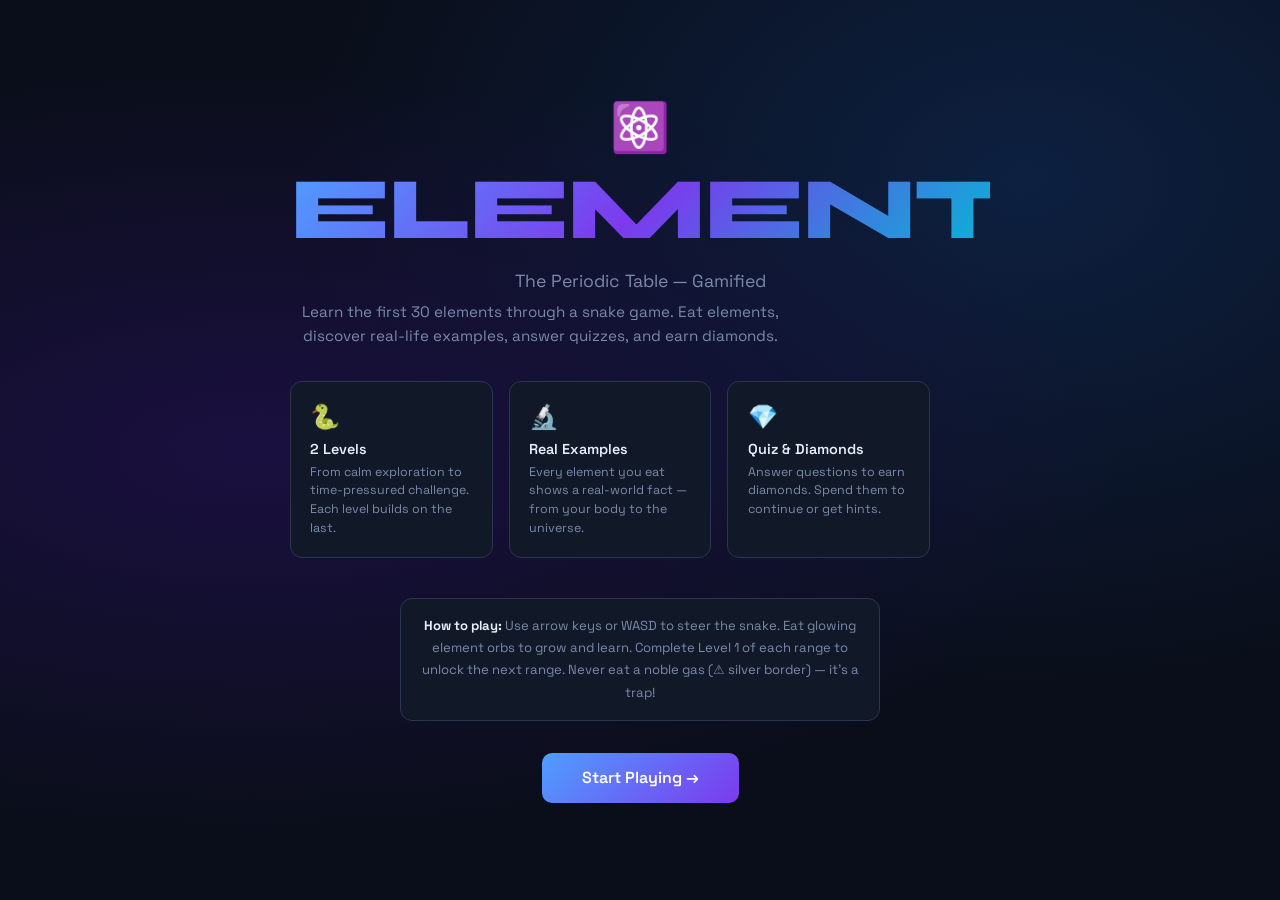
<file: index.html>
<!DOCTYPE html>
<html lang="en">
<head>
<meta charset="UTF-8">
<meta name="viewport" content="width=device-width, initial-scale=1.0">
<title>Elementum — Learn the Periodic Table</title>
<link href="https://fonts.googleapis.com/css2?family=Space+Grotesk:wght@400;500;600;700&family=Syne:wght@700;800&display=swap" rel="stylesheet">
<style>
  :root {
    --bg: #0a0e1a;
    --surface: #111827;
    --surface2: #1a2235;
    --border: #2a3550;
    --text: #e8edf8;
    --muted: #7a8aaa;
    --accent: #4f9eff;
    --accent2: #7c3aed;
    --gold: #f59e0b;
    --green: #10b981;
    --red: #ef4444;
    --teal: #06b6d4;
    --coral: #f97316;
  }
  * { margin: 0; padding: 0; box-sizing: border-box; }
  body { background: var(--bg); color: var(--text); font-family: 'Space Grotesk', sans-serif; min-height: 100vh; overflow-x: hidden; }

  /* ── SCREENS ── */
  .screen { display: none; min-height: 100vh; }
  .screen.active { display: flex; flex-direction: column; }

  /* ── WELCOME SCREEN ── */
  #welcome-screen {
    background: radial-gradient(ellipse at 20% 50%, #1a1040 0%, transparent 60%),
                radial-gradient(ellipse at 80% 20%, #0d2040 0%, transparent 50%),
                var(--bg);
    align-items: center; justify-content: center; text-align: center; padding: 2rem;
  }
  .welcome-title { font-family: 'Syne', sans-serif; font-size: clamp(3rem, 8vw, 5.5rem); font-weight: 800; line-height: 1; letter-spacing: -2px; background: linear-gradient(135deg, #4f9eff 0%, #7c3aed 50%, #06b6d4 100%); -webkit-background-clip: text; -webkit-text-fill-color: transparent; }
  .welcome-sub { font-size: 1.1rem; color: var(--muted); margin: 1rem 0 0.5rem; }
  .welcome-tagline { font-size: 0.95rem; color: var(--muted); max-width: 500px; line-height: 1.6; }
  .feature-grid { display: grid; grid-template-columns: repeat(3, 1fr); gap: 1rem; margin: 2.5rem 0; max-width: 640px; }
  .feature-card { background: var(--surface); border: 1px solid var(--border); border-radius: 12px; padding: 1.2rem; text-align: left; }
  .feature-icon { font-size: 1.5rem; margin-bottom: 0.5rem; }
  .feature-title { font-weight: 600; font-size: 0.9rem; margin-bottom: 0.3rem; }
  .feature-desc { font-size: 0.78rem; color: var(--muted); line-height: 1.5; }
  .btn-primary { background: linear-gradient(135deg, var(--accent), var(--accent2)); color: #fff; border: none; border-radius: 10px; padding: 0.9rem 2.5rem; font-family: 'Space Grotesk', sans-serif; font-size: 1rem; font-weight: 600; cursor: pointer; transition: transform 0.15s, box-shadow 0.15s; }
  .btn-primary:hover { transform: translateY(-2px); box-shadow: 0 8px 24px rgba(79,158,255,0.35); }
  .btn-secondary { background: var(--surface); color: var(--text); border: 1px solid var(--border); border-radius: 10px; padding: 0.7rem 1.8rem; font-family: 'Space Grotesk', sans-serif; font-size: 0.9rem; font-weight: 500; cursor: pointer; transition: background 0.15s; }
  .btn-secondary:hover { background: var(--surface2); }

  /* ── RANGE SCREEN ── */
  #range-screen { align-items: center; justify-content: center; padding: 2rem; }
  .range-title { font-family: 'Syne', sans-serif; font-size: 2rem; font-weight: 800; margin-bottom: 0.5rem; }
  .range-sub { color: var(--muted); font-size: 0.95rem; margin-bottom: 2rem; }
  .range-cards { display: grid; grid-template-columns: repeat(3, 1fr); gap: 1rem; max-width: 600px; margin-bottom: 2rem; }
  .range-card { background: var(--surface); border: 2px solid var(--border); border-radius: 14px; padding: 1.5rem; text-align: center; cursor: pointer; transition: all 0.2s; position: relative; }
  .range-card.unlocked:hover { border-color: var(--accent); transform: translateY(-3px); }
  .range-card.selected { border-color: var(--accent); background: rgba(79,158,255,0.1); }
  .range-card.locked { opacity: 0.45; cursor: not-allowed; }
  .range-num { font-family: 'Syne', sans-serif; font-size: 1.8rem; font-weight: 800; color: var(--accent); }
  .range-label { font-size: 0.8rem; color: var(--muted); margin-top: 0.3rem; }
  .lock-badge { position: absolute; top: 8px; right: 8px; font-size: 1rem; }
  .progress-dots { display: flex; gap: 6px; justify-content: center; margin-top: 0.5rem; }
  .progress-dot { width: 8px; height: 8px; border-radius: 50%; background: var(--border); }
  .progress-dot.done { background: var(--green); }

  /* ── LEVEL SELECT ── */
  #level-screen { align-items: center; justify-content: center; padding: 2rem; }
  .level-cards { display: grid; grid-template-columns: repeat(2, 1fr); gap: 1rem; max-width: 500px; margin: 2rem 0; }
  .level-card { background: var(--surface); border: 2px solid var(--border); border-radius: 14px; padding: 1.5rem; text-align: center; cursor: pointer; transition: all 0.2s; }
  .level-card.available:hover { border-color: var(--teal); transform: translateY(-3px); }
  .level-card.locked-level { opacity: 0.4; cursor: not-allowed; }
  .level-badge { font-family: 'Syne', sans-serif; font-size: 2rem; font-weight: 800; }
  .level-name { font-weight: 600; margin: 0.3rem 0; font-size: 0.95rem; }
  .level-desc { font-size: 0.78rem; color: var(--muted); line-height: 1.5; }

  /* ── GAME SCREEN ── */
  #game-screen { flex-direction: column; }
  .game-hud { background: var(--surface); border-bottom: 1px solid var(--border); padding: 0.6rem 1.5rem; display: flex; align-items: center; gap: 1.5rem; flex-wrap: wrap; }
  .hud-item { display: flex; align-items: center; gap: 0.4rem; font-size: 0.85rem; }
  .hud-label { color: var(--muted); font-size: 0.75rem; }
  .hud-val { font-weight: 600; font-size: 1rem; }
  .hud-diamonds { color: var(--gold); }
  .hud-lives { color: var(--red); letter-spacing: 2px; }
  .hud-timer { color: var(--coral); }
  .hud-score { color: var(--accent); }
  .canvas-wrap { flex: 1; display: flex; align-items: center; justify-content: center; background: #070c18; position: relative; }
  #gameCanvas { border: 1px solid var(--border); border-radius: 4px; display: block; }
  .game-msg { position: absolute; top: 50%; left: 50%; transform: translate(-50%,-50%); background: rgba(10,14,26,0.97); border: 1px solid var(--border); border-radius: 14px; padding: 1.5rem 2.5rem; text-align: center; min-width: 280px; z-index: 10; }
  .game-msg h3 { font-family: 'Syne', sans-serif; font-size: 1.4rem; margin-bottom: 0.5rem; }
  .game-msg p { color: var(--muted); font-size: 0.88rem; margin-bottom: 1rem; }
  .hud-banner { position: absolute; bottom: 20px; left: 50%; transform: translateX(-50%); background: rgba(17,24,39,0.95); border: 1px solid var(--teal); border-radius: 8px; padding: 0.5rem 1.2rem; font-size: 0.85rem; color: var(--teal); pointer-events: none; transition: opacity 0.4s; z-index: 5; white-space: nowrap; }

  /* ── INFO CARD (Level 1 pause) ── */
  .info-overlay { position: fixed; inset: 0; background: rgba(7,12,24,0.92); display: flex; align-items: center; justify-content: center; z-index: 100; padding: 1rem; }
  .info-card { background: var(--surface); border: 1px solid var(--border); border-radius: 18px; max-width: 500px; width: 100%; padding: 2rem; position: relative; animation: slideUp 0.3s ease; }
  @keyframes slideUp { from { opacity:0; transform:translateY(20px); } to { opacity:1; transform:translateY(0); } }
  .info-element-sym { font-family: 'Syne', sans-serif; font-size: 4rem; font-weight: 800; color: var(--accent); line-height: 1; }
  .info-element-name { font-size: 1.3rem; font-weight: 600; margin-bottom: 0.2rem; }
  .info-atomic { color: var(--muted); font-size: 0.85rem; margin-bottom: 1rem; }
  .info-stats { display: grid; grid-template-columns: 1fr 1fr; gap: 0.6rem; margin-bottom: 1rem; }
  .info-stat { background: var(--bg); border-radius: 8px; padding: 0.6rem 0.8rem; }
  .info-stat-label { font-size: 0.7rem; color: var(--muted); text-transform: uppercase; letter-spacing: 1px; }
  .info-stat-val { font-weight: 600; font-size: 0.95rem; margin-top: 0.15rem; }
  .info-example { background: rgba(79,158,255,0.08); border: 1px solid rgba(79,158,255,0.25); border-radius: 10px; padding: 0.9rem; margin-bottom: 1.2rem; }
  .info-example-title { font-size: 0.75rem; color: var(--accent); text-transform: uppercase; letter-spacing: 1px; margin-bottom: 0.35rem; }
  .info-example-text { font-size: 0.9rem; line-height: 1.5; }
  .info-hint { font-size: 0.78rem; color: var(--muted); text-align: center; }
  kbd { background: var(--surface2); border: 1px solid var(--border); border-radius: 4px; padding: 1px 6px; font-family: inherit; font-size: 0.78rem; }

  /* ── QUIZ OVERLAY ── */
  .quiz-overlay { position: fixed; inset: 0; background: rgba(7,12,24,0.95); display: flex; align-items: center; justify-content: center; z-index: 200; padding: 1rem; }
  .quiz-card { background: var(--surface); border: 1px solid var(--border); border-radius: 18px; max-width: 520px; width: 100%; padding: 2rem; animation: slideUp 0.3s ease; }
  .quiz-header { display: flex; align-items: center; justify-content: space-between; margin-bottom: 1.2rem; }
  .quiz-title { font-family: 'Syne', sans-serif; font-size: 1.3rem; font-weight: 800; }
  .quiz-diamond-hint { color: var(--gold); font-size: 0.85rem; }
  .quiz-q { font-size: 1rem; line-height: 1.6; margin-bottom: 1.2rem; }
  .quiz-options { display: grid; gap: 0.6rem; }
  .quiz-opt { background: var(--bg); border: 1.5px solid var(--border); border-radius: 10px; padding: 0.75rem 1rem; cursor: pointer; font-family: 'Space Grotesk', sans-serif; font-size: 0.9rem; color: var(--text); text-align: left; transition: all 0.15s; }
  .quiz-opt:hover { border-color: var(--accent); background: rgba(79,158,255,0.08); }
  .quiz-opt.correct { border-color: var(--green); background: rgba(16,185,129,0.15); color: var(--green); }
  .quiz-opt.wrong { border-color: var(--red); background: rgba(239,68,68,0.1); color: var(--red); }
  .quiz-feedback { margin-top: 1rem; padding: 0.8rem; border-radius: 8px; font-size: 0.88rem; line-height: 1.5; }
  .quiz-feedback.win { background: rgba(16,185,129,0.15); color: var(--green); }
  .quiz-feedback.lose { background: rgba(239,68,68,0.1); color: var(--red); }
  .quiz-skip { background: none; border: none; color: var(--muted); font-size: 0.8rem; cursor: pointer; margin-top: 0.8rem; display: block; width: 100%; text-align: center; }
  .quiz-skip:hover { color: var(--text); }

  /* ── SUMMARY SCREEN ── */
  #summary-screen { align-items: center; justify-content: center; padding: 2rem; }
  .summary-title { font-family: 'Syne', sans-serif; font-size: 2.2rem; font-weight: 800; margin-bottom: 0.4rem; }
  .summary-sub { color: var(--muted); margin-bottom: 2rem; }
  .summary-stats { display: flex; gap: 2rem; margin-bottom: 2rem; }
  .summary-stat { text-align: center; }
  .summary-stat-val { font-family: 'Syne', sans-serif; font-size: 2.5rem; font-weight: 800; color: var(--accent); }
  .summary-stat-label { font-size: 0.8rem; color: var(--muted); }
  .summary-elements { display: flex; flex-wrap: wrap; gap: 0.5rem; justify-content: center; max-width: 560px; margin-bottom: 2rem; }
  .summary-elem { background: var(--surface); border: 1px solid var(--border); border-radius: 8px; padding: 0.5rem 0.8rem; font-size: 0.82rem; text-align: center; }
  .summary-elem span { display: block; font-family: 'Syne', sans-serif; font-weight: 700; font-size: 1.2rem; color: var(--accent); }
  .diamond-display { font-size: 1.2rem; color: var(--gold); margin-bottom: 1.5rem; }
  .btn-row { display: flex; gap: 1rem; flex-wrap: wrap; justify-content: center; }

  /* ── DEATH / RESPAWN ── */
  .death-overlay { position: fixed; inset: 0; background: rgba(239,68,68,0.15); display: flex; align-items: center; justify-content: center; z-index: 300; pointer-events: none; animation: flashRed 0.5s ease forwards; }
  @keyframes flashRed { 0%{opacity:1;} 100%{opacity:0;} }
  .continue-card { background: var(--surface); border: 2px solid var(--red); border-radius: 16px; padding: 1.5rem 2rem; text-align: center; pointer-events: all; animation: slideUp 0.3s ease; max-width: 340px; }
  .continue-title { font-family: 'Syne', sans-serif; font-size: 1.5rem; color: var(--red); margin-bottom: 0.5rem; }
  .continue-sub { color: var(--muted); font-size: 0.88rem; margin-bottom: 1.2rem; }

  /* ── NOBLE GAS FLASH ── */
  .noble-flash { position: fixed; inset: 0; background: rgba(255,255,255,0.12); pointer-events: none; z-index: 50; animation: nobleFlash 0.4s ease forwards; }
  @keyframes nobleFlash { 0%{opacity:1;} 100%{opacity:0;} }

  /* misc */
  .hidden { display: none !important; }
  .mt1 { margin-top: 1rem; }
  .back-btn { position: absolute; top: 1rem; left: 1rem; background: var(--surface); border: 1px solid var(--border); border-radius: 8px; padding: 0.4rem 0.9rem; font-size: 0.82rem; cursor: pointer; color: var(--muted); font-family: 'Space Grotesk', sans-serif; }
  .back-btn:hover { color: var(--text); }
  @media(max-width:520px) {
    .feature-grid, .range-cards, .level-cards { grid-template-columns: 1fr; }
    .info-stats { grid-template-columns: 1fr; }
    .summary-stats { flex-direction: column; align-items: center; gap: 1rem; }
  }
</style>
</head>
<body>

<!-- ═══════════ WELCOME ═══════════ -->
<div id="welcome-screen" class="screen active">
  <div style="max-width:700px;">
    <div style="font-size:3rem;margin-bottom:0.5rem;">⚛️</div>
    <h1 class="welcome-title">ELEMENTUM</h1>
    <p class="welcome-sub">The Periodic Table — Gamified</p>
    <p class="welcome-tagline">Learn the first 30 elements through a snake game. Eat elements, discover real-life examples, answer quizzes, and earn diamonds.</p>
    <div class="feature-grid" style="margin-top:2rem;">
      <div class="feature-card">
        <div class="feature-icon">🐍</div>
        <div class="feature-title">2 Levels</div>
        <div class="feature-desc">From calm exploration to time-pressured challenge. Each level builds on the last.</div>
      </div>
      <div class="feature-card">
        <div class="feature-icon">🔬</div>
        <div class="feature-title">Real Examples</div>
        <div class="feature-desc">Every element you eat shows a real-world fact — from your body to the universe.</div>
      </div>
      <div class="feature-card">
        <div class="feature-icon">💎</div>
        <div class="feature-title">Quiz & Diamonds</div>
        <div class="feature-desc">Answer questions to earn diamonds. Spend them to continue or get hints.</div>
      </div>
    </div>
    <div style="margin-top:0.5rem;padding:1rem;background:var(--surface);border:1px solid var(--border);border-radius:12px;max-width:480px;margin-left:auto;margin-right:auto;">
      <p style="font-size:0.82rem;color:var(--muted);line-height:1.7;">
        <strong style="color:var(--text);">How to play:</strong> Use arrow keys or WASD to steer the snake. Eat glowing element orbs to grow and learn. Complete Level 1 of each range to unlock the next range. Never eat a noble gas (⚠ silver border) — it's a trap!
      </p>
    </div>
    <button class="btn-primary" style="margin-top:2rem;" onclick="showScreen('range-screen')">Start Playing →</button>
  </div>
</div>

<!-- ═══════════ RANGE SELECTOR ═══════════ -->
<div id="range-screen" class="screen" style="position:relative;">
  <button class="back-btn" onclick="showScreen('welcome-screen')">← Back</button>
  <div style="text-align:center;max-width:620px;">
    <h2 class="range-title">Choose Your Element Range</h2>
    <p class="range-sub">Select which elements to study. Complete a range's Level 1 to unlock the next.</p>
    <div class="range-cards" id="rangeCards"></div>
    <p style="font-size:0.8rem;color:var(--muted);margin-bottom:1.5rem;" id="rangeHint">Select a range to continue</p>
    <button class="btn-primary" id="rangeBtn" onclick="goToLevelSelect()" disabled style="opacity:0.4;cursor:not-allowed;">Select Level →</button>
  </div>
</div>

<!-- ═══════════ LEVEL SELECT ═══════════ -->
<div id="level-screen" class="screen" style="position:relative;">
  <button class="back-btn" onclick="showScreen('range-screen')">← Back</button>
  <div style="text-align:center;max-width:660px;">
    <h2 class="range-title" id="levelTitle">Level Select</h2>
    <p class="range-sub" id="levelSub">Choose a level to play</p>
    <div class="level-cards" id="levelCards"></div>
    <div style="display:flex;align-items:center;gap:0.6rem;justify-content:center;margin-top:0.5rem;font-size:0.82rem;color:var(--gold);">
      💎 Your diamonds: <strong id="diamondCountLevel">0</strong>
    </div>
  </div>
</div>

<!-- ═══════════ GAME ═══════════ -->
<div id="game-screen" class="screen">
  <div class="game-hud">
    <div class="hud-item"><span class="hud-label">Level</span><span class="hud-val" id="hudLevel">1</span></div>
    <div class="hud-item"><span class="hud-label">Round</span><span class="hud-val" id="hudRound">1</span></div>
    <div class="hud-item"><span class="hud-label">Score</span><span class="hud-val hud-score" id="hudScore">0</span></div>
    <div class="hud-item hud-timer hidden" id="hudTimerWrap"><span class="hud-label">Time</span><span class="hud-val hud-timer" id="hudTimer">90</span></div>
    <div class="hud-item"><span class="hud-label">Lives</span><span class="hud-val hud-lives" id="hudLives">❤❤❤</span></div>
    <div class="hud-item"><span class="hud-label">💎</span><span class="hud-val hud-diamonds" id="hudDiamonds">0</span></div>
    <div style="margin-left:auto;">
      <button class="btn-secondary" style="padding:0.35rem 0.9rem;font-size:0.8rem;" onclick="pauseGame()">Pause</button>
    </div>
  </div>
  <div class="canvas-wrap">
    <canvas id="gameCanvas" width="560" height="560"></canvas>
    <div class="game-msg hidden" id="gameMsg">
      <h3 id="gameMsgTitle"></h3>
      <p id="gameMsgBody"></p>
      <button class="btn-primary" id="gameMsgBtn">Continue</button>
    </div>
    <div class="hud-banner hidden" id="hudBanner"></div>
  </div>
</div>

<!-- ═══════════ INFO CARD (Level 1) ═══════════ -->
<div class="info-overlay hidden" id="infoOverlay">
  <div class="info-card">
    <div style="display:flex;gap:1.2rem;align-items:flex-start;margin-bottom:1rem;">
      <div>
        <div class="info-element-sym" id="infoSym">H</div>
        <div style="font-size:0.75rem;color:var(--muted);font-weight:500;" id="infoAtomicNo">Z = 1</div>
      </div>
      <div>
        <div class="info-element-name" id="infoName">Hydrogen</div>
        <div class="info-atomic" id="infoMass">Atomic Mass: 1.008</div>
      </div>
    </div>
    <div class="info-stats" id="infoStats"></div>
    <div class="info-example">
      <div class="info-example-title">🌍 Real-Life Example</div>
      <div class="info-example-text" id="infoExample"></div>
    </div>
    <p class="info-hint">Press <kbd>Enter</kbd> or tap the button to continue</p>
    <button class="btn-primary" style="width:100%;margin-top:0.8rem;" onclick="dismissInfoCard()">Got it, keep going! →</button>
  </div>
</div>

<!-- ═══════════ QUIZ OVERLAY ═══════════ -->
<div class="quiz-overlay hidden" id="quizOverlay">
  <div class="quiz-card">
    <div class="quiz-header">
      <span class="quiz-title">⚡ Quick Quiz</span>
      <span class="quiz-diamond-hint">Correct = +1 💎</span>
    </div>
    <p style="font-size:0.78rem;color:var(--muted);margin-bottom:0.8rem;" id="quizContext"></p>
    <p class="quiz-q" id="quizQuestion"></p>
    <div class="quiz-options" id="quizOptions"></div>
    <div class="quiz-feedback hidden" id="quizFeedback"></div>
    <button class="quiz-skip" id="quizNext" onclick="nextQuizQuestion()">Skip →</button>
  </div>
</div>

<!-- ═══════════ SUMMARY ═══════════ -->
<div id="summary-screen" class="screen" style="position:relative;">
  <button class="back-btn" onclick="showScreen('level-screen')">← Menu</button>
  <div style="text-align:center;max-width:600px;">
    <div style="font-size:3rem;margin-bottom:0.5rem;" id="summaryEmoji">🎉</div>
    <h2 class="summary-title" id="summaryTitle">Level Complete!</h2>
    <p class="summary-sub" id="summarySub"></p>
    <div class="summary-stats">
      <div class="summary-stat"><div class="summary-stat-val" id="statScore">0</div><div class="summary-stat-label">Score</div></div>
      <div class="summary-stat"><div class="summary-stat-val" id="statElems">0</div><div class="summary-stat-label">Elements eaten</div></div>
      <div class="summary-stat"><div class="summary-stat-val" id="statCorrect">0</div><div class="summary-stat-label">Quiz correct</div></div>
    </div>
    <p class="diamond-display">💎 Total diamonds: <strong id="summaryDiamonds">0</strong></p>
    <h4 style="font-size:0.85rem;color:var(--muted);margin-bottom:0.8rem;text-transform:uppercase;letter-spacing:1px;">Elements You Learned</h4>
    <div class="summary-elements" id="summaryElements"></div>
    <div class="btn-row">
      <button class="btn-primary" onclick="playAgain()">Play Again</button>
      <button class="btn-secondary" onclick="showScreen('level-screen')">Choose Level</button>
      <button class="btn-secondary" onclick="showScreen('welcome-screen')">Main Menu</button>
    </div>
  </div>
</div>

<script>
// ══════════════════════════════════════════
//  ELEMENT DATA — first 30 elements
// ══════════════════════════════════════════
const ELEMENTS = [
  { z:1,  sym:'H',  name:'Hydrogen',    mass:1.008,  radius:53,  valency:1, group:'Nonmetal',
    example:'Makes up 75% of all visible matter in the universe. Water (H₂O) is the most important hydrogen compound — essential for all life on Earth.',
    fact:'Stars like the Sun burn hydrogen as fuel — this is why they shine for billions of years.' },
  { z:2,  sym:'He', name:'Helium',      mass:4.003,  radius:31,  valency:0, group:'Noble Gas',
    example:'Fills party balloons and makes your voice squeaky! Helium is also used to cool MRI machines in hospitals.',
    fact:'Helium was discovered on the Sun before it was found on Earth — its name comes from "Helios," the Greek sun god.' },
  { z:3,  sym:'Li', name:'Lithium',     mass:6.941,  radius:167, valency:1, group:'Alkali Metal',
    example:'Powers the battery in your smartphone and laptop. Lithium-ion batteries have transformed how we use portable devices.',
    fact:'Lithium is so light it can float on water — and it reacts explosively with it too!' },
  { z:4,  sym:'Be', name:'Beryllium',   mass:9.012,  radius:112, valency:2, group:'Alkaline Earth',
    example:'Used in X-ray windows and spacecraft structural components because it is incredibly lightweight and strong.',
    fact:'Beryllium is toxic — inhaling its dust can cause a serious lung disease called berylliosis.' },
  { z:5,  sym:'B',  name:'Boron',       mass:10.811, radius:87,  valency:3, group:'Metalloid',
    example:'Found in Borax — a common cleaning product. Also used to make borosilicate glass (Pyrex) that withstands heat.',
    fact:'Boron is essential for plant growth and is added to fertilizers for crops.' },
  { z:6,  sym:'C',  name:'Carbon',      mass:12.011, radius:77,  valency:4, group:'Nonmetal',
    example:'The backbone of all life on Earth. You are mostly carbon! Diamonds and graphite (pencil lead) are both pure carbon in different arrangements.',
    fact:'Carbon dating allows scientists to determine the age of ancient artifacts up to 50,000 years old.' },
  { z:7,  sym:'N',  name:'Nitrogen',    mass:14.007, radius:75,  valency:3, group:'Nonmetal',
    example:'Makes up 78% of the air you breathe. Also used in liquid nitrogen to freeze food and preserve biological samples.',
    fact:'Your DNA and proteins contain nitrogen — it\'s literally what makes you alive.' },
  { z:8,  sym:'O',  name:'Oxygen',      mass:15.999, radius:73,  valency:2, group:'Nonmetal',
    example:'The oxygen you breathe keeps your cells running. It also makes fire possible — combustion requires oxygen.',
    fact:'Oxygen was produced by early photosynthetic bacteria, completely transforming Earth\'s atmosphere 2.5 billion years ago.' },
  { z:9,  sym:'F',  name:'Fluorine',    mass:18.998, radius:64,  valency:1, group:'Halogen',
    example:'Added to toothpaste to protect your teeth from cavities. Also used to make Teflon — the non-stick coating on frying pans.',
    fact:'Fluorine is the most reactive element on the periodic table — it reacts with almost everything.' },
  { z:10, sym:'Ne', name:'Neon',        mass:20.180, radius:38,  valency:0, group:'Noble Gas',
    example:'Lights up the iconic red glow in neon signs. Also used in laser technology and plasma display panels.',
    fact:'Neon is 40 times more abundant in the universe than on Earth — it escapes our atmosphere easily.' },
  { z:11, sym:'Na', name:'Sodium',      mass:22.990, radius:186, valency:1, group:'Alkali Metal',
    example:'Table salt (NaCl) contains sodium. Your body needs sodium to transmit nerve signals and regulate blood pressure.',
    fact:'Pure sodium metal explodes violently when it touches water — but in your food, it\'s perfectly safe.' },
  { z:12, sym:'Mg', name:'Magnesium',   mass:24.305, radius:160, valency:2, group:'Alkaline Earth',
    example:'Found in the center of chlorophyll, which plants use for photosynthesis. Also used in lightweight alloys for aircraft.',
    fact:'Burning magnesium produces a blinding white light — this was used in early photography as flashbulbs.' },
  { z:13, sym:'Al', name:'Aluminium',   mass:26.982, radius:143, valency:3, group:'Post-transition Metal',
    example:'Your soda can, kitchen foil, and many aircraft parts are aluminium. It\'s the most abundant metal in Earth\'s crust.',
    fact:'Until the 1800s, aluminium was more valuable than gold — Napoleon served honored guests on aluminium plates.' },
  { z:14, sym:'Si', name:'Silicon',     mass:28.086, radius:117, valency:4, group:'Metalloid',
    example:'The foundation of computer chips and solar panels. Sand is mostly silicon dioxide — that\'s why Silicon Valley was named after it!',
    fact:'A grain of silicon can contain millions of transistors — modern chips are a miracle of miniaturisation.' },
  { z:15, sym:'P',  name:'Phosphorus',  mass:30.974, radius:115, valency:5, group:'Nonmetal',
    example:'Vital for your DNA, bones, and energy molecule (ATP). Also used in fertilizers to help crops grow.',
    fact:'White phosphorus glows in the dark — this is why it was historically called "cold fire."' },
  { z:16, sym:'S',  name:'Sulfur',      mass:32.065, radius:103, valency:2, group:'Nonmetal',
    example:'Responsible for the smell of rotten eggs and volcanoes. Sulfuric acid (H₂SO₄) is the world\'s most widely produced industrial chemical.',
    fact:'Your body contains about 140 grams of sulfur — it\'s in the amino acids that build your proteins.' },
  { z:17, sym:'Cl', name:'Chlorine',    mass:35.453, radius:99,  valency:1, group:'Halogen',
    example:'Keeps swimming pools safe by killing bacteria. Also the Cl in table salt (NaCl) and is used to make PVC plastic.',
    fact:'Chlorine was used as a chemical weapon in World War I — today it saves millions of lives by purifying drinking water.' },
  { z:18, sym:'Ar', name:'Argon',       mass:39.948, radius:71,  valency:0, group:'Noble Gas',
    example:'Fills the space inside double-glazed windows for insulation. Also used to create an inert atmosphere for welding.',
    fact:'Argon makes up nearly 1% of Earth\'s atmosphere — it\'s the third most abundant gas in the air you breathe.' },
  { z:19, sym:'K',  name:'Potassium',   mass:39.098, radius:227, valency:1, group:'Alkali Metal',
    example:'Bananas are famous for containing potassium! Your muscles and heart need it to function — it triggers muscle contractions.',
    fact:'Potassium\'s symbol K comes from "Kalium" — its Latin name. It was first isolated by burning potash.' },
  { z:20, sym:'Ca', name:'Calcium',     mass:40.078, radius:197, valency:2, group:'Alkaline Earth',
    example:'Your bones and teeth are mostly calcium phosphate. Milk is rich in calcium. Limestone and marble are calcium carbonate.',
    fact:'Your body contains about 1 kg of calcium — 99% of it is locked in your skeleton and teeth.' },
  { z:21, sym:'Sc', name:'Scandium',    mass:44.956, radius:162, valency:3, group:'Transition Metal',
    example:'Used in aluminium-scandium alloys for high-performance sports equipment like bicycle frames and baseball bats.',
    fact:'Despite being the 35th most abundant element in Earth\'s crust, scandium was historically very hard to extract.' },
  { z:22, sym:'Ti', name:'Titanium',    mass:47.867, radius:147, valency:4, group:'Transition Metal',
    example:'Used in aerospace, surgical implants, and high-end watch casings. Titanium dioxide gives white paint its brightness.',
    fact:'Titanium is as strong as steel but 45% lighter — making it invaluable for aircraft and medical devices.' },
  { z:23, sym:'V',  name:'Vanadium',    mass:50.942, radius:134, valency:5, group:'Transition Metal',
    example:'Strengthens steel used in tools and automotive parts. Vanadium redox batteries are promising for large-scale energy storage.',
    fact:'Vanadium was discovered in 1801, lost, and rediscovered in 1830 — named for Vanadis, a Norse goddess of beauty.' },
  { z:24, sym:'Cr', name:'Chromium',    mass:51.996, radius:128, valency:3, group:'Transition Metal',
    example:'Gives stainless steel its rust resistance. Chrome plating makes car bumpers shiny. Also gives rubies their red colour.',
    fact:'Chrome was once used in the iconic shiny finish of 1950s American cars — millions of bumpers were plated with it.' },
  { z:25, sym:'Mn', name:'Manganese',   mass:54.938, radius:127, valency:2, group:'Transition Metal',
    example:'Critical in steel production — most stainless steel contains manganese. Also essential for brain and bone health.',
    fact:'The pyramids of Egypt contain manganese in their bronze tools — ancient metallurgists used it unknowingly.' },
  { z:26, sym:'Fe', name:'Iron',        mass:55.845, radius:126, valency:2, group:'Transition Metal',
    example:'Carries oxygen in your blood (haemoglobin). Also the main component of steel used in construction and vehicles.',
    fact:'Earth\'s inner core is a solid ball of iron and nickel about the size of the Moon.' },
  { z:27, sym:'Co', name:'Cobalt',      mass:58.933, radius:125, valency:2, group:'Transition Metal',
    example:'Makes the brilliant blue colour in ancient glass and pottery. Also a key component of lithium-cobalt-oxide batteries.',
    fact:'Vitamin B12, essential for your nervous system, is the only vitamin with a metal atom — cobalt — at its core.' },
  { z:28, sym:'Ni', name:'Nickel',      mass:58.693, radius:124, valency:2, group:'Transition Metal',
    example:'Coins (the US five-cent "nickel"), stainless steel, and rechargeable batteries all rely on nickel.',
    fact:'Earth\'s core is thought to contain a huge amount of nickel — and nickel-iron meteorites rain down on Earth regularly.' },
  { z:29, sym:'Cu', name:'Copper',      mass:63.546, radius:128, valency:2, group:'Transition Metal',
    example:'Electrical wiring in your home is copper. It\'s also naturally antimicrobial — hospital door handles are often made of it.',
    fact:'Copper was the first metal ever worked by humans — the Bronze Age was made possible by copper alloys.' },
  { z:30, sym:'Zn', name:'Zinc',        mass:65.38,  radius:122, valency:2, group:'Transition Metal',
    example:'Galvanises steel to prevent rust, found in sunscreen, and your immune system needs zinc to fight infections.',
    fact:'Zinc is the fourth most common metal in use and the 24th most abundant element in Earth\'s crust.' }
];

// ══════════════════════════════════════════
//  QUIZ QUESTIONS
// ══════════════════════════════════════════
function generateQuiz(elements) {
  const qs = [];
  elements.forEach(el => {
    qs.push({
      ctx: `About ${el.name} (${el.sym})`,
      q: `What is the atomic number of ${el.name}?`,
      opts: shuffle([el.z, el.z+2, el.z-1<1?el.z+3:el.z-1, el.z+5].filter((v,i,a)=>a.indexOf(v)===i&&v>0).slice(0,4)),
      ans: el.z
    });
    qs.push({
      ctx: `About ${el.name} (${el.sym})`,
      q: `Which real-world use is most associated with ${el.name}?`,
      opts: null,
      ans: null,
      longAns: true,
      fact: el.fact
    });
    qs.push({
      ctx: `Element symbol quiz`,
      q: `What is the chemical symbol for ${el.name}?`,
      opts: shuffle([el.sym, ...ELEMENTS.filter(e=>e.sym!==el.sym).slice(0,3).map(e=>e.sym)]),
      ans: el.sym
    });
  });
  return shuffle(qs).filter(q=>!q.longAns);
}

function shuffle(arr) {
  const a=[...arr];
  for(let i=a.length-1;i>0;i--){const j=Math.floor(Math.random()*(i+1));[a[i],a[j]]=[a[j],a[i]];}
  return a;
}

// ══════════════════════════════════════════
//  STATE
// ══════════════════════════════════════════
let state = {
  diamonds: parseInt(localStorage.getItem('elementum_diamonds')||'0'),
  progress: JSON.parse(localStorage.getItem('elementum_progress')||'{}'),
  selectedRange: null,
  currentLevel: 1,
  score: 0,
  eatenElements: [],
  quizCorrect: 0,
  quizPool: [],
  quizIdx: 0,
  lives: 3,
  timerSecs: 0,
  timerInterval: null,
  frozen: false
};

function saveState() {
  localStorage.setItem('elementum_diamonds', state.diamonds);
  localStorage.setItem('elementum_progress', JSON.stringify(state.progress));
}

function getProgressKey(range, level) { return `r${range}_l${level}`; }

function markLevelDone(range, level) {
  state.progress[getProgressKey(range, level)] = true;
  saveState();
}

function isLevelDone(range, level) { return !!state.progress[getProgressKey(range, level)]; }

function getRangeElements(rangeStart) {
  return ELEMENTS.filter(e => e.z >= rangeStart && e.z < rangeStart + 10);
}

// ══════════════════════════════════════════
//  SCREEN MANAGEMENT
// ══════════════════════════════════════════
function showScreen(id) {
  document.querySelectorAll('.screen').forEach(s=>s.classList.remove('active'));
  document.getElementById(id).classList.add('active');
  if(id==='range-screen') buildRangeCards();
  if(id==='level-screen') buildLevelCards();
  if(id==='level-screen') document.getElementById('diamondCountLevel').textContent = state.diamonds;
}

// ══════════════════════════════════════════
//  RANGE CARDS
// ══════════════════════════════════════════
const RANGES = [{start:1,label:'1 – 10'},{start:11,label:'11 – 20'},{start:21,label:'21 – 30'}];

function buildRangeCards() {
  const wrap = document.getElementById('rangeCards');
  wrap.innerHTML = '';
  RANGES.forEach((r,i) => {
    const unlocked = i===0 || isLevelDone(RANGES[i-1].start, 1);
    const levDone = [1,2].filter(l=>isLevelDone(r.start,l));
    const sel = state.selectedRange === r.start;
    const card = document.createElement('div');
    card.className = 'range-card ' + (unlocked?'unlocked':'locked') + (sel?' selected':'');
    card.innerHTML = `
      <div class="range-num">${r.label}</div>
      <div class="range-label">Elements ${r.label}</div>
      ${!unlocked ? '<div class="lock-badge">🔒</div>' : ''}
      <div class="progress-dots">
        ${[1,2].map(l=>`<div class="progress-dot ${levDone.includes(l)?'done':''}"></div>`).join('')}
      </div>
      <div style="font-size:0.72rem;color:var(--muted);margin-top:0.4rem;">${levDone.length}/2 levels done</div>
    `;
    if(unlocked) card.onclick = () => selectRange(r.start);
    wrap.appendChild(card);
  });
}

function selectRange(start) {
  state.selectedRange = start;
  buildRangeCards();
  const rangeObj = RANGES.find(r=>r.start===start);
  document.getElementById('rangeHint').textContent = `Selected: Elements ${rangeObj.label}`;
  const btn = document.getElementById('rangeBtn');
  btn.disabled = false;
  btn.style.opacity = '1';
  btn.style.cursor = 'pointer';
}

function goToLevelSelect() {
  if(!state.selectedRange) return;
  showScreen('level-screen');
}

// ══════════════════════════════════════════
//  LEVEL CARDS
// ══════════════════════════════════════════
const LEVEL_INFO = [
  { n:1, name:'First Contact', icon:'🌱',
    desc:'Snake game with 3 rounds. Eat elements, read their info card, learn real-life examples. No time pressure.' },
  { n:2, name:'Mass Matters', icon:'⚖️',
    desc:'90 second timer. Heavier elements = more growth. Avoid noble gases. 3 lives.' }
];

function buildLevelCards() {
  const r = state.selectedRange;
  document.getElementById('levelTitle').textContent = `Range ${r}–${r+9} — Select Level`;
  document.getElementById('levelSub').textContent = `Complete levels in order to advance`;
  const wrap = document.getElementById('levelCards');
  wrap.innerHTML = '';
  LEVEL_INFO.forEach(lv => {
    const prereqMet = lv.n===1 || isLevelDone(r, lv.n-1);
    const done = isLevelDone(r, lv.n);
    const card = document.createElement('div');
    card.className = 'level-card ' + (prereqMet?'available':'locked-level');
    card.innerHTML = `
      <div class="level-badge" style="color:${done?'var(--green)':prereqMet?'var(--accent)':'var(--muted)'}">${done?'✓':lv.icon}</div>
      <div class="level-name">Level ${lv.n}: ${lv.name}</div>
      <div class="level-desc">${lv.desc}</div>
      ${!prereqMet?'<div style="font-size:0.75rem;color:var(--red);margin-top:0.5rem;">🔒 Complete Level '+(lv.n-1)+' first</div>':''}
      ${done?'<div style="font-size:0.75rem;color:var(--green);margin-top:0.5rem;">✓ Completed!</div>':''}
    `;
    if(prereqMet) card.onclick = () => startLevel(lv.n);
    wrap.appendChild(card);
  });
}

// ══════════════════════════════════════════
//  GAME ENGINE
// ══════════════════════════════════════════
const CELL = 20, COLS = 28, ROWS = 28;
let snake, dir, nextDir, orbs, gameLoop, roundEaten, totalEaten, round, paused;
let nobleTimer;

function startLevel(level) {
  state.currentLevel = level;
  state.score = 0;
  state.eatenElements = [];
  state.quizCorrect = 0;
  state.lives = 3;
  state.frozen = false;
  round = 1;
  roundEaten = 0;
  totalEaten = 0;
  paused = false;

  const rangeEls = getRangeElements(state.selectedRange);
  state.quizPool = generateQuiz(rangeEls);
  state.quizIdx = 0;

  updateHUD();
  showScreen('game-screen');
  document.getElementById('hudTimerWrap').classList.toggle('hidden', level===1);
  initSnake();
  spawnOrbs(rangeEls, 3);

  if(level >= 2) startTimer(90);
  if(level >= 2) scheduleNobleGas(rangeEls);

  if(gameLoop) clearInterval(gameLoop);
  gameLoop = setInterval(()=>tick(rangeEls), getSpeed());
}

function getSpeed() {
  const base = [140, 120, 100][state.currentLevel-1];
  const eaten = totalEaten;
  return Math.max(60, base - eaten*3);
}

function initSnake() {
  snake = [{x:14,y:14},{x:13,y:14},{x:12,y:14}];
  dir = {x:1,y:0}; nextDir = {x:1,y:0};
  document.addEventListener('keydown', handleKey);
}

function handleKey(e) {
  if(paused || state.frozen) return;
  const map = {
    ArrowUp:{x:0,y:-1},ArrowDown:{x:0,y:1},ArrowLeft:{x:-1,y:0},ArrowRight:{x:1,y:0},
    w:{x:0,y:-1},s:{x:0,y:1},a:{x:-1,y:0},d:{x:1,y:0},
    W:{x:0,y:-1},S:{x:0,y:1},A:{x:-1,y:0},D:{x:1,y:0},
    Enter: null
  };
  if(e.key==='Enter') { dismissInfoCard(); return; }
  const nd = map[e.key];
  if(nd && !(nd.x===-dir.x && nd.y===-dir.y)) nextDir=nd;
}

function tick(rangeEls) {
  if(paused||state.frozen) return;
  dir = nextDir;
  const head = {x:snake[0].x+dir.x, y:snake[0].y+dir.y};
  if(head.x<0||head.x>=COLS||head.y<0||head.y>=ROWS||snake.some(s=>s.x===head.x&&s.y===head.y)) {
    die(rangeEls); return;
  }
  snake.unshift(head);

  let eaten = null;
  let growBy = 1;
  for(let i=0;i<orbs.length;i++) {
    if(orbs[i].x===head.x&&orbs[i].y===head.y) {
      eaten = orbs[i]; orbs.splice(i,1); break;
    }
  }

  if(eaten) {
    if(eaten.noble) {
      handleNobleEat(); 
    } else {
      if(state.currentLevel>=2) {
        growBy = Math.max(1, Math.floor(eaten.el.mass/10));
        showBanner(`${eaten.el.sym} — ${eaten.el.example.split('.')[0]}.`);
      }
      for(let g=0;g<growBy;g++) snake.push({...snake[snake.length-1]});
      state.score += eaten.el.z * 10;
      state.eatenElements.push(eaten.el);
      totalEaten++;
      roundEaten++;
      updateHUD();

      if(state.currentLevel===1) {
        clearInterval(gameLoop);
        showInfoCard(eaten.el);
      } else {
        checkRoundProgress(rangeEls);
        clearInterval(gameLoop);
        gameLoop = setInterval(()=>tick(rangeEls), getSpeed());
      }
      spawnOrbs(rangeEls, 1);
    }
  } else {
    snake.pop();
  }
  draw();
}

function checkRoundProgress(rangeEls) {
  const roundLimits = [3,5,7];
  if(state.currentLevel===1) {
    const limit = roundLimits[round-1];
    if(roundEaten>=limit) { endRound(rangeEls); }
  }
}

function endRound(rangeEls) {
  clearInterval(gameLoop);
  paused = true;
  if(round<3) {
    showGameMsg(`Round ${round} Complete!`, `You ate ${roundEaten} elements. Get ready for round ${round+1}!`, ()=>{
      round++;
      roundEaten=0;
      paused=false;
      gameLoop=setInterval(()=>tick(rangeEls),getSpeed());
    });
  } else {
    endLevel(rangeEls);
  }
}

function endLevel(rangeEls) {
  clearInterval(gameLoop);
  if(state.timerInterval) clearInterval(state.timerInterval);
  markLevelDone(state.selectedRange, state.currentLevel);
  saveState();
  // Show quiz before summary
  showQuizSet(rangeEls, ()=>showSummary());
}

// ── DEATH ──
function die(rangeEls) {
  state.lives--;
  updateHUD();
  showFlash();
  if(state.lives<=0) {
    // Offer diamond continue
    if(state.diamonds>0) {
      clearInterval(gameLoop);
      paused=true;
      showDeathContinue(rangeEls);
    } else {
      endLevel(rangeEls);
    }
  } else {
    snake=[{x:14,y:14},{x:13,y:14},{x:12,y:14}];
    dir={x:1,y:0}; nextDir={x:1,y:0};
  }
}

function showDeathContinue(rangeEls) {
  const overlay = document.createElement('div');
  overlay.className='death-overlay';
  overlay.innerHTML=`<div class="continue-card">
    <div class="continue-title">💀 Out of Lives!</div>
    <div class="continue-sub">Spend 1 💎 to continue with 3 lives?<br>You have <strong>${state.diamonds}</strong> diamonds.</div>
    <button class="btn-primary" onclick="useDiamondContinue(this.parentElement.parentElement,'${JSON.stringify(rangeEls).split('"').join("'")}')">Use 1 💎 Continue</button>
    <button class="btn-secondary" style="margin-top:0.6rem;width:100%;" onclick="this.parentElement.parentElement.remove();endLevel([])">End Game</button>
  </div>`;
  document.body.appendChild(overlay);
}

function useDiamondContinue(overlay, rangeElsStr) {
  state.diamonds--;
  state.lives=3;
  updateHUD();
  saveState();
  overlay.remove();
  paused=false;
  const rangeEls=getRangeElements(state.selectedRange);
  gameLoop=setInterval(()=>tick(rangeEls),getSpeed());
}

// ── INFO CARD (Level 1) ──
function showInfoCard(el) {
  document.getElementById('infoSym').textContent = el.sym;
  document.getElementById('infoAtomicNo').textContent = `Z = ${el.z}`;
  document.getElementById('infoName').textContent = el.name;
  document.getElementById('infoMass').textContent = `Atomic Mass: ${el.mass}`;
  document.getElementById('infoStats').innerHTML = `
    <div class="info-stat"><div class="info-stat-label">Group</div><div class="info-stat-val">${el.group}</div></div>
    <div class="info-stat"><div class="info-stat-label">Atomic Radius</div><div class="info-stat-val">${el.radius} pm</div></div>
    <div class="info-stat"><div class="info-stat-label">Valency</div><div class="info-stat-val">${el.valency}</div></div>
    <div class="info-stat"><div class="info-stat-label">Atomic Mass</div><div class="info-stat-val">${el.mass} u</div></div>
  `;
  document.getElementById('infoExample').textContent = el.example;
  document.getElementById('infoOverlay').classList.remove('hidden');
}

function dismissInfoCard() {
  document.getElementById('infoOverlay').classList.add('hidden');
  const rangeEls = getRangeElements(state.selectedRange);
  checkRoundProgress(rangeEls);
  if(!paused) {
    gameLoop = setInterval(()=>tick(rangeEls), getSpeed());
  }
}

// ── NOBLE GAS ──
function scheduleNobleGas(rangeEls) {
  nobleTimer = setInterval(()=>{
    const nobles = rangeEls.filter(e=>e.group==='Noble Gas');
    if(nobles.length===0) return;
    const el = nobles[Math.floor(Math.random()*nobles.length)];
    const pos = randomFreePos();
    orbs.push({...pos, el, noble:true});
  }, 20000);
}

function handleNobleEat() {
  snake.splice(Math.max(1,snake.length-3));
  showFlash(true);
  showBanner('⚠ Noble gas! Snake shrunk!');
}

// ── ORBS ──
function spawnOrbs(rangeEls, count) {
  const non = rangeEls.filter(e=>e.group!=='Noble Gas');
  for(let i=0;i<count;i++) {
    const el = non[Math.floor(Math.random()*non.length)];
    const pos = randomFreePos();
    orbs.push({...pos, el, noble:false});
  }
  while(orbs.length>6) orbs.shift();
}

function randomFreePos() {
  let pos;
  do { pos={x:Math.floor(Math.random()*COLS), y:Math.floor(Math.random()*ROWS)}; }
  while(snake.some(s=>s.x===pos.x&&s.y===pos.y)||orbs.some(o=>o.x===pos.x&&o.y===pos.y));
  return pos;
}

// ── TIMER ──
function startTimer(secs) {
  state.timerSecs = secs;
  updateHUD();
  state.timerInterval = setInterval(()=>{
    if(paused||state.frozen) return;
    state.timerSecs--;
    updateHUD();
    if(state.timerSecs<=0) {
      clearInterval(state.timerInterval);
      endLevel(getRangeElements(state.selectedRange));
    }
  },1000);
}

// ── DRAW ──
function draw() {
  const canvas = document.getElementById('gameCanvas');
  const ctx = canvas.getContext('2d');
  ctx.clearRect(0,0,canvas.width,canvas.height);
  ctx.fillStyle='#070c18';
  ctx.fillRect(0,0,canvas.width,canvas.height);
  // Grid dots
  ctx.fillStyle='rgba(42,53,80,0.4)';
  for(let x=0;x<COLS;x++) for(let y=0;y<ROWS;y++) {
    ctx.fillRect(x*CELL+9,y*CELL+9,2,2);
  }
  // Snake
  snake.forEach((seg,i)=>{
    const alpha = 1-i/(snake.length+5);
    ctx.fillStyle=`rgba(79,158,255,${alpha})`;
    ctx.beginPath();
    ctx.roundRect(seg.x*CELL+1,seg.y*CELL+1,CELL-2,CELL-2,3);
    ctx.fill();
    if(i===0) {
      ctx.fillStyle='#fff';
      ctx.fillRect(seg.x*CELL+5,seg.y*CELL+5,3,3);
      ctx.fillRect(seg.x*CELL+12,seg.y*CELL+5,3,3);
    }
  });
  // Orbs
  orbs.forEach(orb=>{
    const cx=orb.x*CELL+CELL/2, cy=orb.y*CELL+CELL/2;
    let r = CELL/2-1;
    if(state.currentLevel>=2) r = Math.min(CELL/2-1, 4+orb.el.radius/20);
    const color = orb.noble ? 'rgba(180,180,220,0.9)' : getElementColor(orb.el);
    ctx.fillStyle=color;
    ctx.beginPath(); ctx.arc(cx,cy,r,0,Math.PI*2); ctx.fill();
    if(orb.noble) { ctx.strokeStyle='rgba(180,180,220,0.6)'; ctx.lineWidth=1.5; ctx.setLineDash([3,3]); ctx.stroke(); ctx.setLineDash([]); }
    ctx.fillStyle='rgba(0,0,0,0.7)';
    ctx.font=`bold 7px Space Grotesk,sans-serif`;
    ctx.textAlign='center';
    ctx.fillText(orb.el.sym, cx, cy-1);
    ctx.font=`6px Space Grotesk,sans-serif`;
    ctx.fillText(orb.el.z, cx, cy+6);
  });
}

function getElementColor(el) {
  const g=el.group;
  if(g==='Noble Gas') return 'rgba(124,58,237,0.8)';
  if(g==='Alkali Metal') return 'rgba(239,68,68,0.85)';
  if(g==='Alkaline Earth') return 'rgba(249,115,22,0.85)';
  if(g==='Halogen') return 'rgba(16,185,129,0.85)';
  if(g==='Nonmetal') return 'rgba(6,182,212,0.85)';
  if(g==='Metalloid') return 'rgba(245,158,11,0.85)';
  if(g==='Transition Metal') return 'rgba(99,102,241,0.85)';
  return 'rgba(79,158,255,0.85)';
}

// ── HUD ──
function updateHUD() {
  document.getElementById('hudLevel').textContent = state.currentLevel;
  document.getElementById('hudRound').textContent = round||1;
  document.getElementById('hudScore').textContent = state.score;
  document.getElementById('hudLives').textContent = '❤'.repeat(state.lives);
  document.getElementById('hudDiamonds').textContent = state.diamonds;
  if(state.timerSecs!==undefined) document.getElementById('hudTimer').textContent = state.timerSecs;
}

// ── MESSAGES ──
function showGameMsg(title, body, onContinue) {
  document.getElementById('gameMsgTitle').textContent=title;
  document.getElementById('gameMsgBody').textContent=body;
  const btn=document.getElementById('gameMsgBtn');
  btn.onclick=()=>{ document.getElementById('gameMsg').classList.add('hidden'); if(onContinue) onContinue(); };
  document.getElementById('gameMsg').classList.remove('hidden');
}

function showBanner(msg) {
  const b=document.getElementById('hudBanner');
  b.textContent=msg; b.classList.remove('hidden'); b.style.opacity='1';
  clearTimeout(b._t);
  b._t=setTimeout(()=>{ b.style.opacity='0'; setTimeout(()=>b.classList.add('hidden'),400); },2500);
}

function showFlash(noble) {
  const d=document.createElement('div');
  d.className=noble?'noble-flash':'death-overlay';
  if(!noble){ d.innerHTML=''; d.style.pointerEvents='none'; }
  document.body.appendChild(d);
  setTimeout(()=>d.remove(),600);
}

function pauseGame() {
  paused=!paused;
  document.querySelector('.game-hud button').textContent = paused?'Resume':'Pause';
}

// ── QUIZ ──
let quizQueue=[], quizCb=null, qIdx=0;

function showQuizSet(rangeEls, cb) {
  quizCb=cb;
  const pool=generateQuiz(rangeEls.filter(e=>state.eatenElements.find(ee=>ee.z===e.z)));
  quizQueue=pool.slice(0,3);
  qIdx=0;
  if(quizQueue.length===0){cb();return;}
  showNextQuiz();
}

function showNextQuiz() {
  if(qIdx>=quizQueue.length){ closeQuiz(); return; }
  const q=quizQueue[qIdx];
  document.getElementById('quizContext').textContent=q.ctx;
  document.getElementById('quizQuestion').textContent=q.q;
  document.getElementById('quizFeedback').classList.add('hidden');
  document.getElementById('quizNext').textContent= qIdx<quizQueue.length-1 ? 'Next →' : 'Finish →';
  const opts=document.getElementById('quizOptions');
  opts.innerHTML='';
  (q.opts||[]).forEach(opt=>{
    const btn=document.createElement('button');
    btn.className='quiz-opt';
    btn.textContent=opt;
    btn.onclick=()=>answerQuiz(opt,q.ans,btn,q.opts);
    opts.appendChild(btn);
  });
  document.getElementById('quizOverlay').classList.remove('hidden');
}

function answerQuiz(chosen,correct,btn,allOpts) {
  document.querySelectorAll('.quiz-opt').forEach(b=>b.onclick=null);
  const right=String(chosen)===String(correct);
  btn.classList.add(right?'correct':'wrong');
  if(!right) document.querySelectorAll('.quiz-opt').forEach(b=>{ if(String(b.textContent)===String(correct)) b.classList.add('correct'); });
  const fb=document.getElementById('quizFeedback');
  if(right){ state.diamonds++; state.quizCorrect++; saveState(); fb.className='quiz-feedback win'; fb.textContent='✓ Correct! +1 💎 diamond earned!'; }
  else { fb.className='quiz-feedback lose'; fb.textContent=`✗ The correct answer was: ${correct}`; }
  fb.classList.remove('hidden');
  updateHUD();
}

function nextQuizQuestion() { qIdx++; showNextQuiz(); }

function closeQuiz() {
  document.getElementById('quizOverlay').classList.add('hidden');
  if(quizCb) { const cb=quizCb; quizCb=null; cb(); }
}

// ── SUMMARY ──
function showSummary() {
  document.getElementById('statScore').textContent=state.score;
  document.getElementById('statElems').textContent=state.eatenElements.length;
  document.getElementById('statCorrect').textContent=state.quizCorrect;
  document.getElementById('summaryDiamonds').textContent=state.diamonds;
  const unique=[...new Map(state.eatenElements.map(e=>[e.z,e])).values()];
  document.getElementById('summaryElements').innerHTML=unique.map(e=>`<div class="summary-elem"><span>${e.sym}</span>${e.name}<br><span style="color:var(--muted);font-size:0.72rem;">Z=${e.z}</span></div>`).join('');
  document.getElementById('summaryTitle').textContent=`Level ${state.currentLevel} Complete!`;
  document.getElementById('summarySub').textContent=`You finished Level ${state.currentLevel} for elements ${state.selectedRange}–${state.selectedRange+9}.`;
  showScreen('summary-screen');
}

function playAgain() {
  startLevel(state.currentLevel);
}

// ── INIT ──
orbs=[];
buildRangeCards();

// Expose for inline onclick
window.useDiamondContinue=useDiamondContinue;
window.endLevel=endLevel;
</script>
</body>
</html>
</file>
